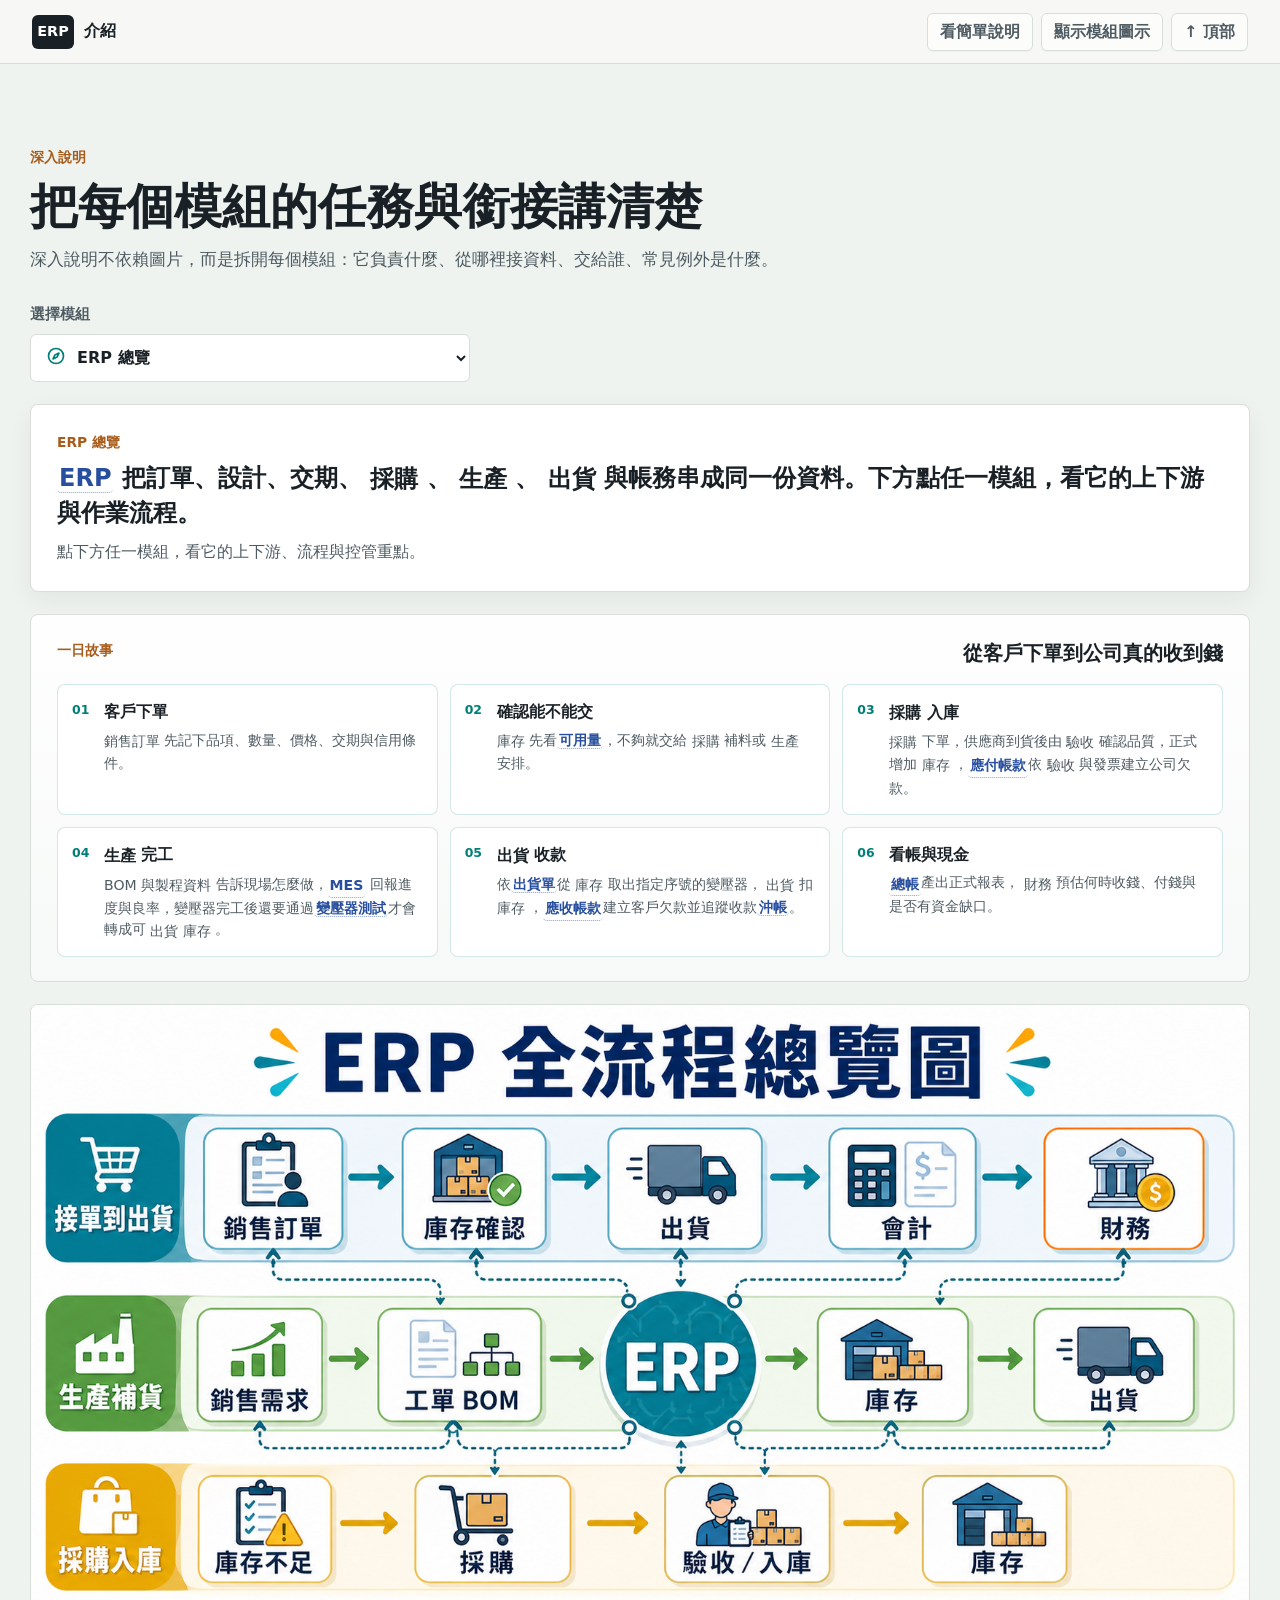
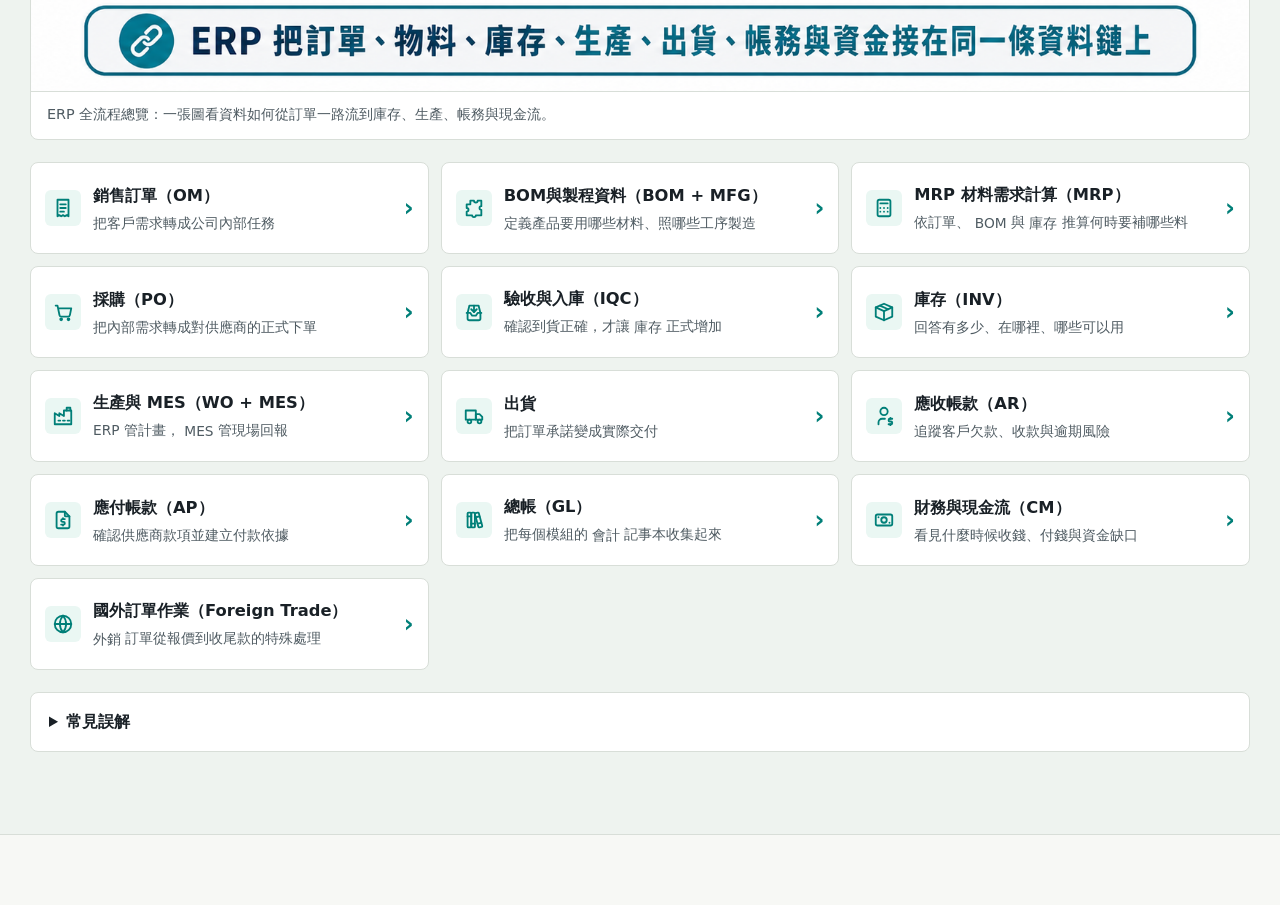
<file: deep.html>
<!doctype html>
<html lang="zh-Hant">
  <head>
    <meta charset="utf-8">
    <meta name="viewport" content="width=device-width, initial-scale=1">
    <meta name="description" content="ERP 深入說明：拆解每個模組的任務、上下游、流程銜接與控管點。">
    <title>ERP 深入說明</title>
    <link rel="stylesheet" href="styles.css?v=20260513m">
  </head>
  <body data-page="deep">
    <header class="site-header">
      <a class="brand" href="index.html" aria-label="回到首頁">
        <span class="brand-mark">ERP</span>
        <span>介紹</span>
      </a>
      <nav class="main-nav" aria-label="主要導覽">
        <a href="simple.html" data-page-link="simple">看簡單說明</a>
        <a class="nav-action" href="#top" aria-label="移回頂部">↑ 頂部</a>
      </nav>
    </header>

    <main id="top">
      <section class="section deep-section" id="deep" aria-labelledby="deep-title">
        <div class="section-heading">
          <p class="eyebrow">深入說明</p>
          <h1 id="deep-title">把每個模組的任務與銜接講清楚</h1>
          <p>深入說明不依賴圖片，而是拆開每個模組：它負責什麼、從哪裡接資料、交給誰、常見例外是什麼。</p>
        </div>

        <div class="module-picker">
          <label for="moduleSelect">選擇模組</label>
          <select id="moduleSelect"></select>
        </div>

        <article class="module-detail" id="moduleDetail" aria-live="polite"></article>
      </section>
    </main>

    <footer class="site-footer">
    </footer>

    <script src="data/erp-modules.js?v=20260513m"></script>
    <script src="script.js?v=20260513m"></script>
  </body>
</html>
</file>
<file: styles.css>
:root {
  color-scheme: light;
  --ink: #192026;
  --ink-soft: #4f5b62;
  --paper: #f7f8f5;
  --surface: #ffffff;
  --soft: #eef3ef;
  --line: #d8ded8;
  --teal: #007f78;
  --blue: #284f9f;
  --copper: #a85c1b;
  --shadow: 0 18px 48px rgba(31, 41, 45, 0.14);
  --radius: 8px;
  font-family: "Noto Sans TC", "Microsoft JhengHei", "PingFang TC", system-ui, sans-serif;
}

* {
  box-sizing: border-box;
}

html {
  scroll-behavior: smooth;
}

body {
  margin: 0;
  color: var(--ink);
  background: var(--paper);
  line-height: 1.65;
}

img {
  max-width: 100%;
  display: block;
}

a {
  color: inherit;
}

button,
select {
  font: inherit;
}

.site-header {
  position: sticky;
  top: 0;
  z-index: 20;
  min-height: 64px;
  display: flex;
  align-items: center;
  justify-content: space-between;
  gap: 20px;
  padding: 0 32px;
  border-bottom: 1px solid var(--line);
  background: rgba(247, 248, 245, 0.94);
  backdrop-filter: blur(10px);
}

.brand {
  display: inline-flex;
  align-items: center;
  gap: 10px;
  color: var(--ink);
  font-weight: 900;
  text-decoration: none;
}

.brand-mark {
  width: 42px;
  height: 34px;
  display: grid;
  place-items: center;
  border-radius: 6px;
  background: var(--ink);
  color: #fff;
  font-size: 0.9rem;
}

.main-nav {
  display: flex;
  gap: 8px;
  flex-wrap: wrap;
  justify-content: flex-end;
}

.main-nav a,
.main-nav button {
  min-height: 38px;
  display: inline-flex;
  align-items: center;
  justify-content: center;
  padding: 0 12px;
  border: 1px solid var(--line);
  border-radius: 6px;
  background: rgba(255, 255, 255, 0.62);
  color: var(--ink-soft);
  font-weight: 800;
  text-decoration: none;
  line-height: 1;
  cursor: pointer;
  box-shadow: 0 1px 0 rgba(25, 32, 38, 0.04);
}

.main-nav .nav-action {
  margin-left: 0;
}

.main-nav a:hover,
.main-nav a:focus-visible,
.main-nav button:hover,
.main-nav button:focus-visible {
  color: var(--ink);
  background: var(--surface);
  border-color: #c7d0c8;
  outline: none;
}

.main-nav a[aria-current="page"] {
  color: var(--ink);
  background: #eaf7f3;
  border-color: #cfe4dc;
}

.choice-stage {
  position: relative;
  min-height: calc(100vh - 64px);
  display: flex;
  align-items: center;
  overflow: hidden;
  background: #101819;
}

.choice-stage::after {
  content: "";
  position: absolute;
  inset: 0;
  background: linear-gradient(90deg, rgba(12, 18, 20, 0.88), rgba(12, 18, 20, 0.62), rgba(12, 18, 20, 0.26));
}

.choice-bg {
  position: absolute;
  inset: 0;
  width: 100%;
  height: 100%;
  object-fit: cover;
  object-position: center;
}

.choice-content {
  position: relative;
  z-index: 1;
  width: min(960px, calc(100% - 40px));
  margin: 0 auto;
  padding: 96px 0;
  color: #fff;
}

.eyebrow {
  margin: 0 0 10px;
  color: var(--copper);
  font-size: 0.86rem;
  font-weight: 900;
  letter-spacing: 0;
}

.choice-stage .eyebrow {
  color: #f1c27d;
}

h1,
h2,
h3,
p {
  margin-top: 0;
}

h1 {
  margin-bottom: 14px;
  font-size: 4.8rem;
  line-height: 1.05;
  letter-spacing: 0;
}

h2 {
  margin-bottom: 12px;
  font-size: 3rem;
  line-height: 1.15;
  letter-spacing: 0;
}

.section-heading h1 {
  margin-bottom: 12px;
  font-size: 3rem;
  line-height: 1.15;
}

h3 {
  margin-bottom: 8px;
  font-size: 1.16rem;
  line-height: 1.3;
  letter-spacing: 0;
}

.module-label {
  display: inline-flex;
  align-items: center;
  gap: 0.36em;
  vertical-align: -0.08em;
}

.module-icon {
  width: 1.28em;
  height: 1.28em;
  display: inline-flex;
  flex: 0 0 auto;
  align-items: center;
  justify-content: center;
  border-radius: 6px;
  background: #eaf7f3;
  color: var(--teal);
  vertical-align: -0.16em;
}

.module-icon svg {
  width: 1em;
  height: 1em;
  display: block;
}

.module-mention {
  gap: 0.24em;
  white-space: nowrap;
}

.term-trigger {
  display: inline;
  padding: 0 2px;
  border-radius: 4px;
  border-bottom: 1px dotted rgba(40, 79, 159, 0.55);
  box-decoration-break: clone;
  color: var(--blue);
  cursor: help;
  font-weight: 800;
}

.term-trigger--module {
  display: inline-flex;
  align-items: center;
  gap: 0.24em;
  vertical-align: -0.08em;
}

.term-trigger--module .module-icon {
  width: 1.24em;
  height: 1.24em;
}

.term-trigger:hover,
.term-trigger:focus-visible,
.term-trigger[aria-expanded="true"] {
  background: #eaf0ff;
  outline: none;
}

.term-trigger:focus-visible {
  box-shadow: 0 0 0 3px rgba(40, 79, 159, 0.16);
}

.term-popover {
  position: fixed;
  z-index: 45;
  width: min(320px, calc(100vw - 24px));
  padding: 12px 14px;
  border: 1px solid rgba(25, 32, 38, 0.14);
  border-radius: 8px;
  background: #fff;
  box-shadow: 0 18px 42px rgba(31, 41, 45, 0.18);
  color: var(--ink);
  line-height: 1.5;
  pointer-events: none;
}

.term-popover::before {
  content: "";
  position: absolute;
  left: var(--term-arrow-left, 50%);
  width: 10px;
  height: 10px;
  border-left: 1px solid rgba(25, 32, 38, 0.14);
  border-top: 1px solid rgba(25, 32, 38, 0.14);
  background: #fff;
  transform: translateX(-50%) rotate(45deg);
}

.term-popover[data-placement="bottom"]::before {
  top: -6px;
}

.term-popover[data-placement="top"]::before {
  bottom: -6px;
  transform: translateX(-50%) rotate(225deg);
}

.term-popover-title {
  display: block;
  margin-bottom: 4px;
  color: var(--blue);
  font-size: 0.92rem;
}

.term-popover-body {
  margin: 0;
  color: var(--ink-soft);
  font-size: 0.9rem;
}

.module-summary h3 .module-icon,
.quick-folder-header h3 .module-icon {
  width: 1.6em;
  height: 1.6em;
}

.lead {
  max-width: 660px;
  margin-bottom: 28px;
  color: rgba(255, 255, 255, 0.9);
  font-size: 1.12rem;
}

.entry-actions {
  display: grid;
  grid-template-columns: repeat(2, minmax(260px, 1fr));
  gap: 14px;
  max-width: 760px;
}

.entry-link {
  min-height: 132px;
  display: flex;
  flex-direction: column;
  justify-content: center;
  gap: 8px;
  padding: 22px;
  border: 1px solid rgba(255, 255, 255, 0.44);
  border-radius: var(--radius);
  color: #fff;
  text-decoration: none;
  background: rgba(255, 255, 255, 0.12);
  backdrop-filter: blur(8px);
}

.entry-link:hover,
.entry-link:focus-visible {
  border-color: #fff;
  background: rgba(255, 255, 255, 0.2);
  outline: none;
}

.entry-link > span {
  font-size: 1.7rem;
  font-weight: 900;
}

.entry-link small {
  color: rgba(255, 255, 255, 0.86);
  font-size: 0.98rem;
}

.section {
  width: min(1040px, calc(100% - 40px));
  margin: 0 auto;
  padding: 82px 0;
}

.deep-section {
  width: 100%;
  padding-left: max(20px, calc((100% - 1220px) / 2));
  padding-right: max(20px, calc((100% - 1220px) / 2));
  background: var(--soft);
}

.section-heading {
  max-width: 760px;
  margin-bottom: 28px;
}

.section-heading p:last-child {
  color: var(--ink-soft);
  font-size: 1.05rem;
}

.module-summary,
.detail-block,
.readable-card {
  border: 1px solid var(--line);
  border-radius: var(--radius);
  background: var(--surface);
}

.quick-journey {
  display: grid;
  gap: 38px;
}

.quick-folder {
  display: grid;
  gap: 14px;
}

.quick-folder-header {
  min-height: 54px;
  display: flex;
  align-items: center;
  justify-content: space-between;
  gap: 16px;
  padding-bottom: 10px;
  border-bottom: 1px solid var(--line);
}

.quick-folder-header h3 {
  margin: 0;
  font-size: 1.55rem;
}

.quick-folder-header > span {
  color: var(--ink-soft);
  font-weight: 900;
  white-space: nowrap;
}

.quick-thumbs {
  display: grid;
  grid-auto-flow: column;
  grid-auto-columns: 104px;
  gap: 10px;
  overflow-x: auto;
  padding: 2px 2px 12px;
  scroll-snap-type: x proximity;
}

.thumb-button {
  position: relative;
  overflow: hidden;
  display: block;
  aspect-ratio: 1 / 1;
  padding: 0;
  border: 2px solid transparent;
  border-radius: var(--radius);
  background: #fff;
  cursor: pointer;
  scroll-snap-align: start;
}

.thumb-button:hover,
.thumb-button:focus-visible {
  border-color: rgba(0, 127, 120, 0.5);
  outline: none;
}

.thumb-button.active {
  border-color: var(--teal);
  box-shadow: 0 0 0 3px rgba(0, 127, 120, 0.14);
}

.thumb-button img {
  width: 100%;
  height: 100%;
  object-fit: cover;
}

.thumb-button > span {
  position: absolute;
  left: 6px;
  top: 6px;
  width: 24px;
  height: 24px;
  display: grid;
  place-items: center;
  border-radius: 999px;
  background: rgba(25, 32, 38, 0.86);
  color: #fff;
  font-size: 0.78rem;
  font-weight: 900;
}

.quick-viewer {
  display: grid;
  grid-template-columns: 54px minmax(0, 1fr) 54px;
  gap: 12px;
  align-items: center;
}

.quick-main-card {
  min-width: 0;
}

.gallery-nav {
  width: 54px;
  height: 96px;
  border: 1px solid var(--line);
  border-radius: var(--radius);
  background: var(--surface);
  color: var(--ink);
  font-size: 2.8rem;
  line-height: 1;
  cursor: pointer;
}

.gallery-nav.prev-chapter,
.gallery-nav.next-chapter {
  display: grid;
  grid-template-rows: auto auto;
  justify-items: center;
  align-content: center;
  gap: 2px;
  padding: 8px 3px;
  color: #fff;
  background: var(--teal);
  font-size: 0.78rem;
  font-weight: 900;
  text-align: center;
}

.gallery-nav.prev-chapter span,
.gallery-nav.next-chapter span {
  line-height: 1.18;
  white-space: nowrap;
}

.gallery-nav.prev-chapter strong,
.gallery-nav.next-chapter strong {
  font-size: 1.8rem;
  line-height: 1;
}

.gallery-nav:hover,
.gallery-nav:focus-visible {
  border-color: var(--teal);
  background: #eaf7f3;
  outline: none;
}

.gallery-nav.prev-chapter:hover,
.gallery-nav.prev-chapter:focus-visible,
.gallery-nav.next-chapter:hover,
.gallery-nav.next-chapter:focus-visible {
  border-color: #005e59;
  background: #005e59;
}

.readable-card {
  overflow: hidden;
  box-shadow: 0 8px 24px rgba(31, 41, 45, 0.08);
}

.image-open {
  width: 100%;
  display: block;
  padding: 0;
  border: 0;
  background: #f1f4f1;
  cursor: zoom-in;
}

.image-open img {
  width: 100%;
  aspect-ratio: 1 / 1;
  object-fit: contain;
}

.readable-card figcaption {
  margin: 0;
  padding: 14px 16px;
  color: var(--ink-soft);
  font-weight: 800;
}

.module-picker {
  position: relative;
  max-width: 440px;
  margin-bottom: 22px;
}

.module-picker label {
  display: block;
  margin-bottom: 8px;
  color: var(--ink-soft);
  font-size: 0.92rem;
  font-weight: 900;
}

.module-picker select {
  width: 100%;
  min-height: 48px;
  padding: 0 12px;
  border: 1px solid var(--line);
  border-radius: 6px;
  background: #fff;
  color: var(--ink);
  font-weight: 800;
}

.module-picker select.with-module-icon {
  padding-left: 42px;
}

.select-module-icon {
  position: absolute;
  left: 12px;
  bottom: 10px;
  z-index: 1;
  pointer-events: none;
  color: var(--teal);
}

.select-module-icon .module-icon {
  width: 28px;
  height: 28px;
  background: transparent;
}

.select-module-icon .module-icon svg {
  width: 20px;
  height: 20px;
}

.module-picker select:focus {
  border-color: var(--teal);
  outline: 3px solid rgba(0, 127, 120, 0.14);
}

.module-detail {
  display: grid;
  gap: 18px;
}

.custom-module-detail {
  display: grid;
  gap: 18px;
}

.custom-section {
  padding: 24px;
  border: 1px solid var(--line);
  border-radius: var(--radius);
  background: var(--surface);
  box-shadow: 0 8px 24px rgba(31, 41, 45, 0.06);
}

.custom-section-heading {
  display: grid;
  gap: 6px;
  margin-bottom: 16px;
}

.custom-section-heading .eyebrow {
  margin: 0;
}

.custom-section-heading h4 {
  margin: 0;
  font-size: 1.35rem;
  line-height: 1.35;
}

.custom-section-heading p {
  margin: 0;
  color: var(--ink-soft);
}

.custom-summary {
  border: 1px solid rgba(0, 127, 120, 0.18);
  background: #fbfdfb;
}

.custom-columns {
  display: grid;
  grid-template-columns: repeat(auto-fit, minmax(220px, 1fr));
  gap: 14px;
}

.custom-column {
  min-height: 0;
  background: #fff;
}

.custom-column h5 {
  margin: 0 0 8px;
  font-size: 1rem;
}

.custom-column p {
  margin: 0 0 12px;
  color: var(--ink-soft);
}

.document-flow {
  display: grid;
  grid-template-columns: repeat(auto-fit, minmax(180px, 1fr));
  gap: 12px;
}

.document-flow-item {
  min-height: 190px;
  padding: 16px;
  border: 1px solid var(--line);
  border-radius: var(--radius);
  background: #fafbf8;
}

.document-flow-item > span {
  width: 40px;
  height: 30px;
  display: grid;
  place-items: center;
  margin-bottom: 12px;
  border-radius: 6px;
  background: var(--blue);
  color: #fff;
  font-size: 0.82rem;
  font-weight: 900;
}

.document-flow-item h5 {
  margin: 0 0 8px;
  font-size: 1rem;
}

.document-flow-item p {
  margin: 0 0 12px;
  color: var(--ink-soft);
}

.document-flow-item strong {
  display: block;
  padding-top: 10px;
  border-top: 1px solid var(--line);
  color: var(--teal);
  font-size: 0.9rem;
  line-height: 1.4;
}

.scenario-panel {
  display: grid;
  gap: 10px;
  padding: 18px;
  border: 1px solid rgba(0, 127, 120, 0.2);
  border-radius: var(--radius);
  background: #f8fbf8;
}

.scenario-panel p {
  margin: 0;
  color: var(--ink-soft);
}

.scenario-panel strong {
  color: var(--teal);
}

.compare-grid {
  display: grid;
  grid-template-columns: repeat(auto-fit, minmax(220px, 1fr));
  gap: 12px;
}

.compare-grid article {
  padding: 16px;
  border: 1px solid var(--line);
  border-radius: var(--radius);
  background: #fff;
}

.compare-grid h5 {
  margin: 0 0 8px;
  font-size: 1rem;
}

.compare-grid p {
  margin: 0;
  color: var(--ink-soft);
}

.custom-flow-section {
  border-color: rgba(0, 127, 120, 0.28);
}

.custom-flow-section > .custom-section-heading {
  margin-bottom: 18px;
}

.custom-flow-section .execution-flow {
  padding: 0;
  border: 0;
  background: transparent;
  box-shadow: none;
}

.custom-callout {
  border-color: rgba(176, 95, 47, 0.28);
  background: #fffaf5;
}

.custom-callout h4 {
  margin: 0 0 8px;
  font-size: 1.2rem;
  line-height: 1.35;
}

.custom-callout p {
  margin: 0;
  color: var(--ink-soft);
}

.overview-hub {
  display: grid;
  gap: 22px;
}

.overview-hub-intro {
  padding: 26px;
  border: 1px solid var(--line);
  border-radius: var(--radius);
  background: var(--surface);
  box-shadow: 0 8px 24px rgba(31, 41, 45, 0.06);
}

.overview-hub-intro .eyebrow {
  margin-bottom: 8px;
}

.overview-hub-intro h3 {
  margin: 0 0 8px;
  font-size: 1.5rem;
  line-height: 1.4;
}

.overview-hub-hint {
  margin: 0;
  color: var(--ink-soft);
}

.overview-story {
  padding: 24px 26px;
  border: 1px solid var(--line);
  border-radius: var(--radius);
  background: linear-gradient(180deg, rgba(255, 255, 255, 0.95), rgba(247, 250, 248, 0.95));
}

.overview-story-heading {
  display: flex;
  align-items: flex-end;
  justify-content: space-between;
  gap: 16px;
  margin-bottom: 16px;
}

.overview-story-heading .eyebrow {
  margin: 0 0 6px;
}

.overview-story-heading h4 {
  margin: 0;
  font-size: 1.22rem;
  line-height: 1.35;
}

.overview-story-steps {
  counter-reset: overview-story;
  display: grid;
  grid-template-columns: repeat(3, minmax(0, 1fr));
  gap: 12px;
  margin: 0;
  padding: 0;
  list-style: none;
}

.overview-story-steps li {
  counter-increment: overview-story;
  min-height: 112px;
  padding: 14px 14px 14px 46px;
  border: 1px solid rgba(0, 127, 120, 0.18);
  border-radius: 8px;
  background: var(--surface);
  position: relative;
}

.overview-story-steps li::before {
  content: counter(overview-story, decimal-leading-zero);
  position: absolute;
  left: 14px;
  top: 15px;
  color: var(--teal);
  font-weight: 900;
  font-size: 0.78rem;
}

.overview-story-steps li > strong {
  display: block;
  margin-bottom: 5px;
  color: var(--ink);
  font-size: 0.98rem;
}

.overview-story-steps li > span {
  display: block;
  color: var(--ink-soft);
  font-size: 0.88rem;
  line-height: 1.55;
}

.overview-flow-figure {
  margin: 0;
  border: 1px solid var(--line);
  border-radius: var(--radius);
  background: var(--surface);
  overflow: hidden;
}

.overview-flow-figure img {
  display: block;
  width: 100%;
  height: auto;
}

.overview-flow-figure figcaption {
  padding: 12px 16px 14px;
  border-top: 1px solid var(--line);
  color: var(--ink-soft);
  font-size: 0.9rem;
  line-height: 1.45;
}

.overview-card-grid {
  display: grid;
  grid-template-columns: repeat(3, minmax(0, 1fr));
  gap: 12px;
}

@media (max-width: 1080px) {
  .overview-card-grid {
    grid-template-columns: repeat(2, minmax(0, 1fr));
  }
}

.overview-card {
  display: flex;
  align-items: center;
  gap: 12px;
  width: 100%;
  min-height: 92px;
  padding: 16px 14px;
  border: 1px solid var(--line);
  border-radius: var(--radius);
  background: var(--surface);
  color: inherit;
  text-align: left;
  cursor: pointer;
  transition: border-color 160ms ease, box-shadow 160ms ease, transform 160ms ease;
}

.overview-card:hover,
.overview-card:focus-visible {
  border-color: var(--teal);
  box-shadow: 0 10px 24px rgba(0, 127, 120, 0.14);
  transform: translateY(-2px);
  outline: none;
}

.overview-card-icon {
  flex: 0 0 auto;
  display: inline-flex;
}

.overview-card-icon .module-icon {
  width: 36px;
  height: 36px;
}

.overview-card-icon .module-icon svg {
  width: 22px;
  height: 22px;
}

.overview-card-body {
  flex: 1 1 auto;
  min-width: 0;
  display: grid;
  gap: 4px;
}

.overview-card-body strong {
  color: var(--ink);
  font-size: 1.02rem;
  font-weight: 900;
}

.overview-card-body small {
  color: var(--ink-soft);
  font-size: 0.86rem;
  line-height: 1.4;
}

.overview-card-arrow {
  flex: 0 0 auto;
  color: var(--teal);
  font-size: 1.5rem;
  font-weight: 900;
  line-height: 1;
}

.overview-misconceptions {
  border: 1px solid var(--line);
  border-radius: var(--radius);
  background: var(--surface);
}

.overview-misconceptions summary {
  cursor: pointer;
  padding: 16px 18px;
  color: var(--ink);
  font-weight: 900;
}

.overview-misconceptions ul {
  display: grid;
  gap: 10px;
  margin: 0;
  padding: 0 18px 18px 38px;
  color: var(--ink-soft);
  line-height: 1.55;
}

.module-summary {
  padding: 26px;
}

.module-summary h3 {
  margin-bottom: 10px;
  font-size: 2rem;
}

.module-english {
  display: inline-block;
  margin: -4px 0 14px;
  padding: 4px 12px;
  border-radius: 999px;
  background: rgba(0, 127, 120, 0.08);
  color: var(--teal);
  font-size: 0.92rem;
  letter-spacing: 0.02em;
  font-weight: 600;
}

.module-summary p:last-child {
  margin-bottom: 0;
  color: var(--ink-soft);
}

.mission {
  margin-top: 14px;
  padding-top: 14px;
  border-top: 1px solid var(--line);
}

.position-map {
  display: grid;
  grid-template-columns: repeat(3, minmax(0, 1fr));
  gap: 10px;
}

.position-node {
  min-height: 96px;
  padding: 15px 16px;
  border: 1px solid var(--line);
  border-radius: var(--radius);
  background: var(--surface);
  box-shadow: 0 8px 20px rgba(31, 41, 45, 0.06);
}

.position-node.upstream {
  border-top: 5px solid var(--blue);
}

.position-node.current {
  border-top: 5px solid var(--teal);
}

.position-node.downstream {
  border-top: 5px solid var(--copper);
}

.position-node > span {
  display: block;
  margin-bottom: 6px;
  color: var(--copper);
  font-size: 0.78rem;
  font-weight: 900;
}

.position-node strong {
  display: block;
  font-size: 0.98rem;
  line-height: 1.45;
}

.position-node small {
  display: block;
  margin-top: 6px;
  color: var(--ink-soft);
  font-size: 0.86rem;
  line-height: 1.45;
}

.execution-flow {
  padding: 26px;
  border: 2px solid rgba(0, 127, 120, 0.28);
  border-radius: var(--radius);
  background: var(--surface);
  box-shadow: 0 12px 30px rgba(31, 41, 45, 0.1);
}

.flow-heading {
  display: flex;
  align-items: center;
  justify-content: space-between;
  gap: 18px;
  margin-bottom: 20px;
  border-bottom: 1px solid var(--line);
  padding-bottom: 14px;
}

.flow-heading .eyebrow {
  margin: 0;
}

.flow-heading h4 {
  margin: 0;
  font-size: 1.8rem;
}

.flow-legend {
  display: flex;
  flex-wrap: wrap;
  gap: 8px;
  justify-content: flex-end;
}

.flow-legend > span {
  min-height: 32px;
  display: inline-flex;
  align-items: center;
  padding: 0 10px;
  border: 1px solid rgba(0, 127, 120, 0.25);
  border-radius: 999px;
  background: #eaf7f3;
  color: var(--teal);
  font-size: 0.84rem;
  font-weight: 900;
}

.flow-track {
  display: grid;
  grid-template-columns: repeat(auto-fit, minmax(180px, 1fr));
  gap: 12px;
}

.flow-step {
  position: relative;
  min-height: 292px;
  display: flex;
  flex-direction: column;
}

.flow-step-button {
  width: 100%;
  height: 100%;
  display: flex;
  flex-direction: column;
  padding: 18px 16px;
  border: 1px solid var(--line);
  border-radius: var(--radius);
  background: #fafbf8;
  color: inherit;
  text-align: left;
  cursor: pointer;
  transition: border-color 160ms ease, box-shadow 160ms ease, opacity 160ms ease, transform 160ms ease;
}

.flow-step-button:hover,
.flow-step-button:focus-visible {
  border-color: rgba(0, 127, 120, 0.55);
  box-shadow: 0 0 0 3px rgba(0, 127, 120, 0.12);
  outline: none;
}

.flow-step.active .flow-step-button {
  border-color: var(--teal);
  background: #fff;
  box-shadow: 0 10px 24px rgba(0, 127, 120, 0.16);
  transform: translateY(-2px);
}

.flow-step.dim .flow-step-button {
  opacity: 0.72;
}

.flow-step.dim .flow-step-button:hover,
.flow-step.dim .flow-step-button:focus-visible {
  opacity: 1;
}

.flow-step::after {
  content: ">";
  position: absolute;
  top: 24px;
  right: 8px;
  z-index: 1;
  width: 22px;
  height: 22px;
  display: grid;
  place-items: center;
  border-radius: 999px;
  background: var(--teal);
  color: #fff;
  font-size: 0.8rem;
  font-weight: 900;
}

.flow-step:last-child::after {
  display: none;
}

.flow-number {
  width: 42px;
  height: 32px;
  display: grid;
  place-items: center;
  margin-bottom: 12px;
  border-radius: 6px;
  background: var(--teal);
  color: #fff;
  font-size: 0.84rem;
  font-weight: 900;
}

.flow-step h5 {
  margin: 0 0 8px;
  font-size: 1rem;
  line-height: 1.28;
}

.flow-step p {
  margin-bottom: 14px;
  color: var(--ink-soft);
  font-size: 0.94rem;
}

.flow-output {
  margin-top: auto;
  padding-top: 12px;
  border-top: 1px solid var(--line);
}

.flow-output > span {
  display: block;
  margin-bottom: 4px;
  color: var(--copper);
  font-size: 0.78rem;
  font-weight: 900;
}

.flow-output strong {
  display: block;
  font-size: 0.92rem;
  line-height: 1.38;
}

.flow-detail-panel {
  margin-top: 18px;
  padding: 20px;
  border: 1px solid rgba(0, 127, 120, 0.22);
  border-radius: var(--radius);
  background: #f8fbf8;
}

.flow-detail-heading {
  display: grid;
  gap: 4px;
  margin-bottom: 16px;
}

.flow-detail-heading > span {
  color: var(--teal);
  font-size: 0.8rem;
  font-weight: 900;
}

.flow-detail-heading h5 {
  margin: 0;
  font-size: 1.28rem;
}

.flow-detail-heading p {
  margin: 0;
  color: var(--ink-soft);
}

.flow-detail-grid {
  display: grid;
  grid-template-columns: repeat(3, minmax(0, 1fr));
  gap: 10px;
}

.flow-detail-grid div {
  min-height: 122px;
  padding: 14px;
  border: 1px solid var(--line);
  border-radius: var(--radius);
  background: #fff;
}

.flow-detail-grid span,
.flow-detail-lists h6 {
  display: block;
  margin: 0 0 6px;
  color: var(--copper);
  font-size: 0.8rem;
  font-weight: 900;
}

.flow-detail-grid p {
  margin: 0;
  color: var(--ink-soft);
}

.flow-detail-lists {
  display: grid;
  grid-template-columns: repeat(2, minmax(0, 1fr));
  gap: 14px;
  margin-top: 16px;
}

.flow-detail-lists section {
  min-width: 0;
}

/* 新版步驟區塊：每個 step 自己的 sections 陣列渲染出來的版面 */
.flow-detail-panel.sectioned {
  display: grid;
  gap: 14px;
}

.flow-step-section {
  min-width: 0;
  padding: 14px;
  border: 1px solid var(--line);
  border-radius: var(--radius);
  background: #fff;
}

.flow-step-section-title {
  display: block;
  margin: 0 0 6px;
  color: var(--copper);
  font-size: 0.8rem;
  font-weight: 900;
}

.flow-step-section p {
  margin: 0;
  color: var(--ink-soft);
}

.flow-step-section p + p,
.flow-step-section p + ul,
.flow-step-section ul + p {
  margin-top: 8px;
}

.flow-step-section--columns .flow-step-columns {
  display: grid;
  grid-template-columns: repeat(auto-fit, minmax(180px, 1fr));
  gap: 10px;
}

.flow-step-column {
  padding: 10px 12px;
  border: 1px solid var(--line);
  border-radius: 8px;
  background: #f8fbf8;
}

.flow-step-column-title {
  display: block;
  margin-bottom: 4px;
  color: var(--teal);
  font-size: 0.78rem;
  font-weight: 900;
}

.flow-step-section--callout {
  border-color: rgba(176, 95, 47, 0.45);
  background: #fff7ef;
}

.flow-step-section--callout .flow-step-section-title {
  color: var(--copper);
}

.flow-step-section--definitions .step-definitions {
  margin: 0;
}

.flow-step-section--table .flow-step-table-wrapper {
  max-width: 100%;
  min-width: 0;
  overflow-x: auto;
}

.flow-step-table {
  width: 100%;
  min-width: 540px;
  border-collapse: collapse;
  font-size: 0.95rem;
}

.flow-step-table th,
.flow-step-table td {
  padding: 8px 10px;
  border: 1px solid var(--line);
  text-align: left;
  vertical-align: top;
  color: var(--ink-soft);
}

.flow-step-table th {
  background: #eef5f1;
  color: var(--teal);
  font-weight: 700;
}

@media (max-width: 760px) {
  .flow-step-section--columns .flow-step-columns {
    grid-template-columns: 1fr;
  }
}

.step-definitions {
  display: grid;
  gap: 6px;
  margin: 2px 0 14px;
  padding: 10px;
  border-radius: 6px;
  background: #eef5f1;
}

.step-definitions div {
  display: grid;
  grid-template-columns: 58px minmax(0, 1fr);
  gap: 8px;
}

.step-definitions dt,
.step-definitions dd {
  margin: 0;
  font-size: 0.82rem;
  line-height: 1.38;
}

.step-definitions dt {
  color: var(--teal);
  font-weight: 900;
}

.step-definitions dd {
  color: var(--ink-soft);
}

.detail-block {
  min-height: 190px;
  padding: 20px;
}

.detail-block h4 {
  margin: 0 0 4px;
  font-size: 1rem;
}

.compact-list li {
  font-size: 0.92rem;
}

.empty-note {
  margin: 0;
  color: var(--ink-soft);
}

.plain-list,
.pill-list {
  margin: 0;
  padding: 0;
  list-style: none;
}

.plain-list li {
  position: relative;
  padding-left: 18px;
  color: var(--ink-soft);
}

.plain-list li strong {
  display: block;
  color: var(--ink);
}

.plain-list li small {
  display: block;
  margin-top: 2px;
  color: var(--ink-soft);
  font-size: 0.88rem;
  line-height: 1.45;
}

.plain-list li::before {
  content: "";
  position: absolute;
  left: 0;
  top: 0.78em;
  width: 6px;
  height: 6px;
  border-radius: 999px;
  background: var(--teal);
}

.plain-list li + li {
  margin-top: 8px;
}

.pill-list {
  display: flex;
  flex-wrap: wrap;
  gap: 8px;
}

.pill-list li {
  padding: 7px 10px;
  border: 1px solid var(--line);
  border-radius: 12px;
  background: var(--soft);
  color: var(--ink-soft);
  font-weight: 800;
}

.pill-list li strong {
  display: block;
  color: var(--ink-soft);
}

.pill-list li small {
  display: block;
  max-width: 220px;
  margin-top: 2px;
  color: var(--ink-soft);
  font-size: 0.82rem;
  font-weight: 700;
  line-height: 1.4;
}

.lightbox {
  position: fixed;
  inset: 0;
  z-index: 50;
  display: grid;
  place-items: center;
  padding: 24px;
  background: rgba(10, 15, 17, 0.88);
}

.lightbox[hidden] {
  display: none;
}

.lightbox figure {
  width: min(96vw, 1180px);
  max-height: 94vh;
  margin: 0;
  display: grid;
  gap: 10px;
}

.lightbox img {
  width: 100%;
  max-height: calc(94vh - 52px);
  object-fit: contain;
  background: #fff;
}

.lightbox figcaption {
  color: #fff;
  text-align: center;
  font-weight: 800;
}

.lightbox-close {
  position: fixed;
  top: 14px;
  right: 16px;
  width: 44px;
  height: 44px;
  border: 1px solid rgba(255, 255, 255, 0.5);
  border-radius: 999px;
  background: rgba(255, 255, 255, 0.12);
  color: #fff;
  font-size: 2rem;
  line-height: 1;
  cursor: pointer;
}

.site-footer {
  padding: 28px 20px 42px;
  border-top: 1px solid var(--line);
  color: var(--ink-soft);
  text-align: center;
}

.site-footer p {
  margin: 0;
}

@media (max-width: 880px) {
  .site-header {
    align-items: flex-start;
    flex-direction: column;
    padding: 12px 20px;
  }

  h1 {
    font-size: 3.5rem;
  }

  h2 {
    font-size: 2.35rem;
  }

  .entry-actions,
  .flow-track,
  .position-map,
  .flow-detail-grid,
  .flow-detail-lists,
  .overview-story-steps,
  .overview-card-grid {
    grid-template-columns: 1fr;
  }

  .overview-story-heading {
    align-items: flex-start;
    flex-direction: column;
  }

  .quick-viewer {
    grid-template-columns: 44px minmax(0, 1fr) 44px;
    gap: 8px;
  }

  .gallery-nav {
    width: 44px;
    height: 78px;
    font-size: 2.2rem;
  }

  .gallery-nav.prev-chapter,
  .gallery-nav.next-chapter {
    height: 78px;
    padding: 7px 2px;
    font-size: 0.68rem;
  }

  .gallery-nav.prev-chapter strong,
  .gallery-nav.next-chapter strong {
    font-size: 1.45rem;
  }

  .flow-heading {
    align-items: flex-start;
    flex-direction: column;
  }

  .flow-legend {
    justify-content: flex-start;
  }

  .flow-step {
    min-height: auto;
  }

  .flow-step::after {
    top: auto;
    right: 18px;
    bottom: -17px;
    transform: rotate(90deg);
  }

  .choice-stage {
    min-height: 680px;
  }
}

@media (max-width: 560px) {
  .choice-content {
    width: calc(100% - 32px);
    padding: 72px 0;
  }

  h1 {
    font-size: 2.6rem;
  }

  h2 {
    font-size: 1.95rem;
  }

  .section {
    width: calc(100% - 32px);
  }
}
</file>
